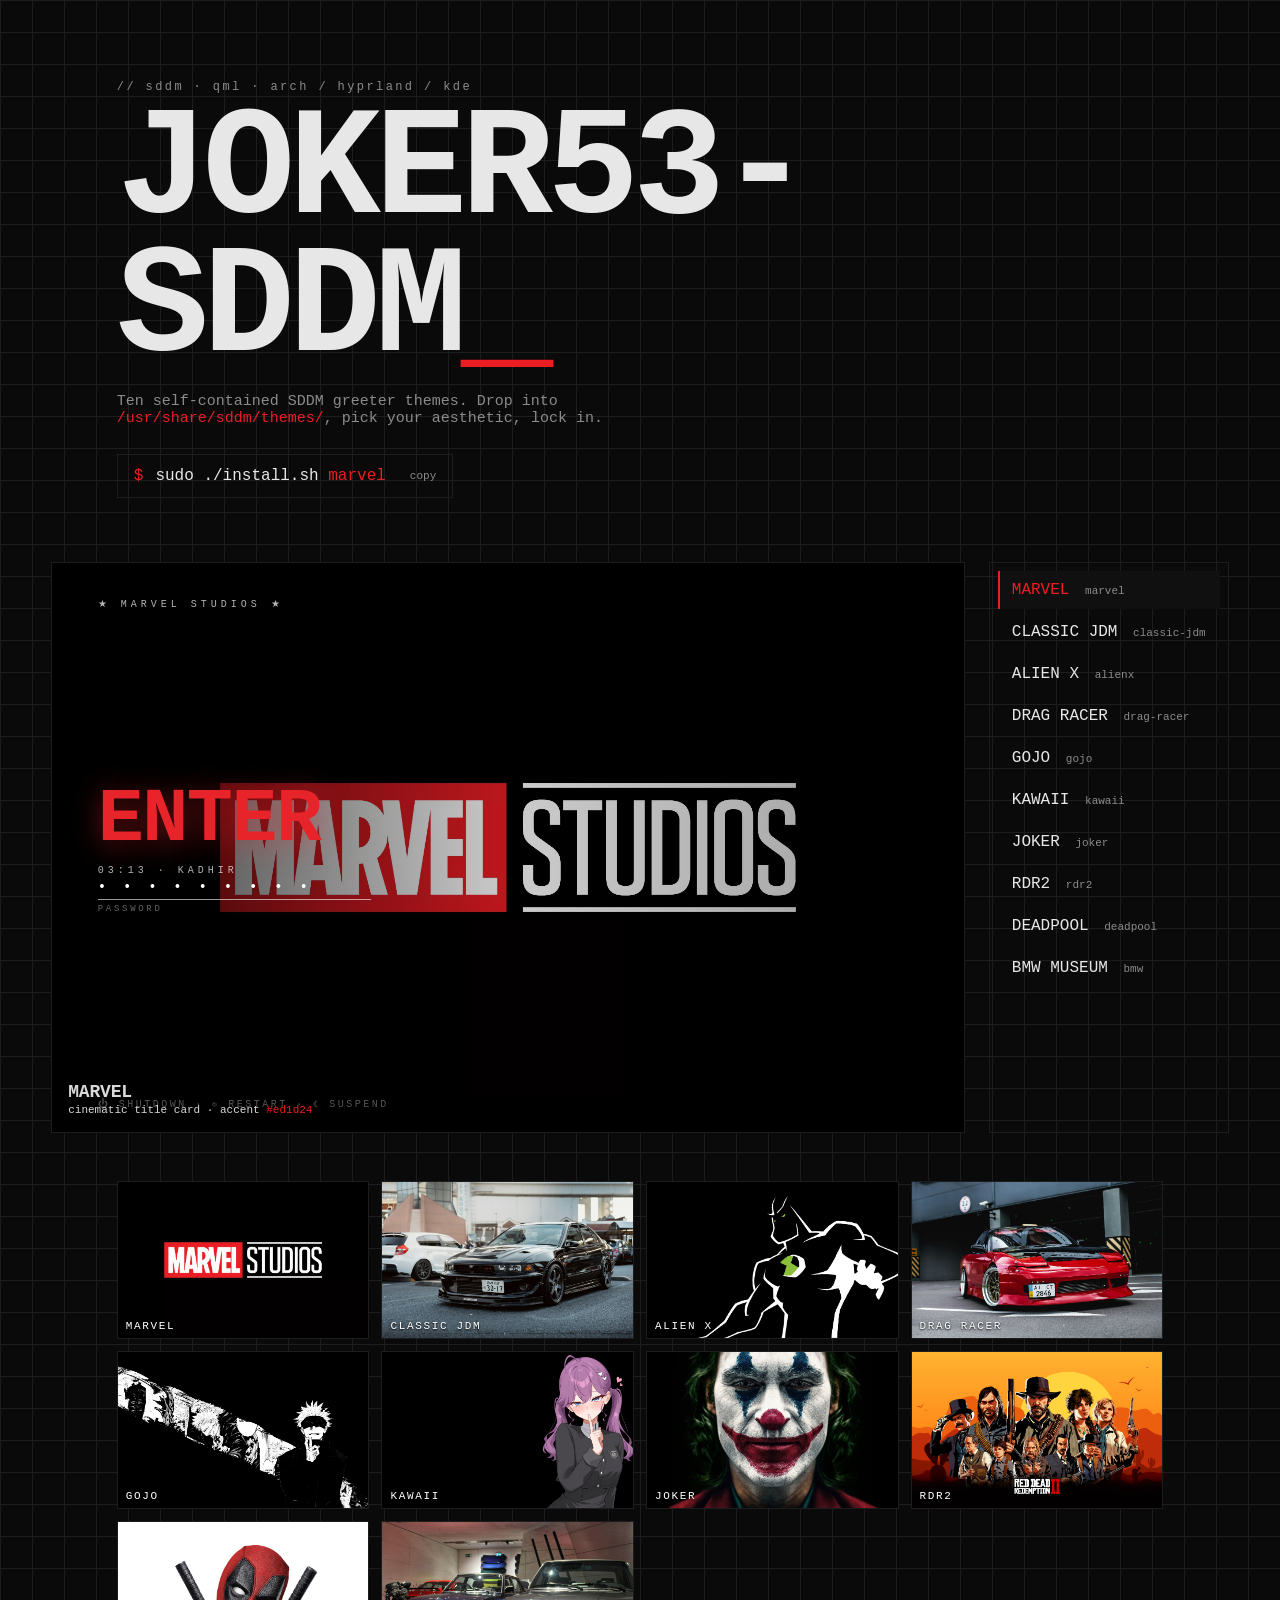
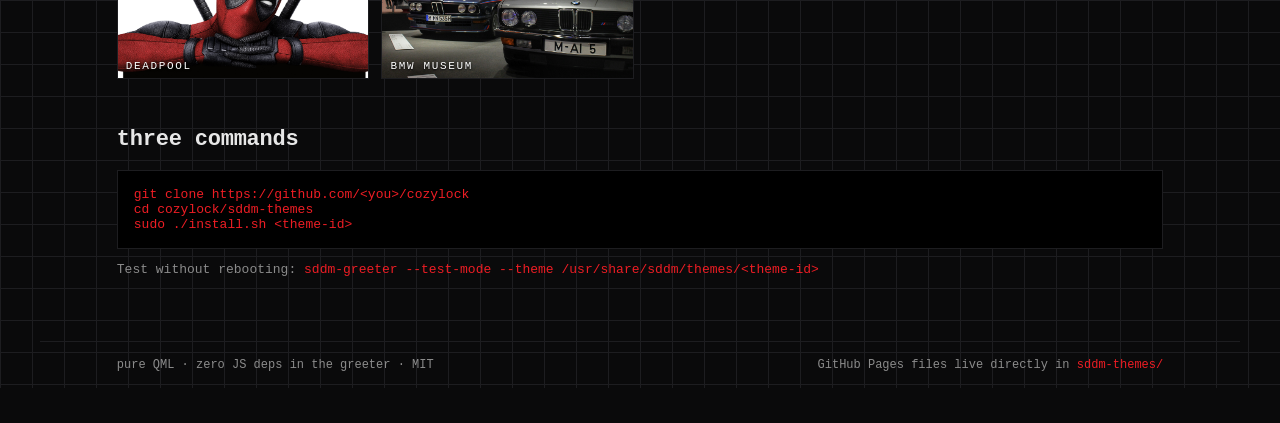
<file: index.html>
<!doctype html>
<html lang="en">
<head>
  <meta charset="utf-8" />
  <meta name="viewport" content="width=device-width,initial-scale=1" />
  <title>SDDM collections</title>
  <meta name="description" content="10 ricer-grade SDDM lockscreen themes — pure QML, no JS deps." />
  <link rel="stylesheet" href="./styles.css?v=20260626-greeter-layouts" />
</head>
<body>
  <header class="hero">
    <div class="tag">// sddm · qml · arch / hyprland / kde</div>
    <h1>JOKER53-SDDM<span class="cursor">_</span></h1>
    <p class="lede">
      Ten self-contained SDDM greeter themes. Drop into
      <code>/usr/share/sddm/themes/</code>, pick your aesthetic, lock in.
    </p>
    <div class="cmd" id="installCmd" title="click to copy">
      <span class="prompt">$</span>
      <span class="cmd-text">sudo ./install.sh <em id="activeId">marvel</em></span>
      <span class="copy">copy</span>
    </div>
  </header>

  <section class="stage">
    <div class="preview" id="preview"></div>
    <aside class="picker" id="picker"></aside>
  </section>

  <section class="grid" id="grid"></section>

  <section class="setup">
    <h2>three commands</h2>
    <pre><code>git clone https://github.com/&lt;you&gt;/cozylock
cd cozylock/sddm-themes
sudo ./install.sh &lt;theme-id&gt;</code></pre>
    <p class="muted">
      Test without rebooting: <code>sddm-greeter --test-mode --theme /usr/share/sddm/themes/&lt;theme-id&gt;</code>
    </p>
  </section>

  <footer>
    <span>pure QML · zero JS deps in the greeter · MIT</span>
    <span>GitHub Pages files live directly in <code>sddm-themes/</code></span>
  </footer>

  <script src="./script.js?v=20260626-greeter-layouts"></script>
</body>
</html>
</file>
<file: styles.css>
:root {
  --bg: #0a0a0b;
  --fg: #e7e7e7;
  --mute: #8b8b8b;
  --line: #1d1d20;
  --accent: #7cf07c;
}
* { box-sizing: border-box; }
html, body { margin: 0; background: var(--bg); color: var(--fg);
  font-family: ui-monospace, "JetBrains Mono", Menlo, monospace; }
body {
  background-image:
    linear-gradient(var(--line) 1px, transparent 1px),
    linear-gradient(90deg, var(--line) 1px, transparent 1px);
  background-size: 32px 32px;
}
a { color: var(--accent); }
code { color: var(--accent); }

.hero { padding: 80px 6vw 32px; max-width: 1200px; margin: 0 auto; }
.tag { color: var(--mute); font-size: 12px; letter-spacing: .2em; }
h1 { font-size: clamp(60px, 12vw, 160px); margin: 8px 0 0; line-height: .9; letter-spacing: -.04em; }
.cursor { color: var(--accent); animation: blink 1s steps(2) infinite; }
@keyframes blink { 50% { opacity: 0 } }
.lede { color: var(--mute); max-width: 560px; font-size: 15px; }
.cmd { display: inline-flex; gap: 12px; align-items: center; border: 1px solid var(--line); padding: 12px 16px; cursor: pointer; user-select: none; margin-top: 12px; }
.cmd:hover { border-color: var(--accent); }
.cmd .prompt { color: var(--accent); }
.cmd em { font-style: normal; color: var(--accent); }
.cmd .copy { color: var(--mute); font-size: 11px; margin-left: 12px; }

.stage { display: grid; grid-template-columns: 1fr 240px; gap: 24px; max-width: 1600px; margin: 32px auto; padding: 0 4vw; }
@media (max-width: 880px) { .stage { grid-template-columns: 1fr; } }

.preview { position: relative; aspect-ratio: 16/10; border: 1px solid var(--line); background: #000 center/cover no-repeat; overflow: hidden; color: #fff; font-family: ui-monospace, "JetBrains Mono", monospace; }
.preview .chrome { position: absolute; left: 0; right: 0; bottom: 0; z-index: 10; padding: 16px; background: linear-gradient(180deg, transparent, rgba(0,0,0,.7)); }
.preview .meta { font-size: 11px; color: rgba(255,255,255,.85); }
.preview .meta strong { display: block; font-size: 18px; letter-spacing: -.01em; margin-bottom: 2px; }

/* shared greeter atoms */
.gm-overlay { position:absolute; inset:0; z-index:1; }
.gm-tag { position:absolute; z-index:2; font-size:10px; letter-spacing:.4em; color:rgba(255,255,255,.7); }
.gm-mini { font-size:10px; letter-spacing:.25em; opacity:.7; }
.gm-small { font-size:9px; letter-spacing:.3em; color:rgba(255,255,255,.4); margin-top:4px; }
.gm-power { position:absolute; z-index:3; font-size:10px; letter-spacing:.25em; color:rgba(255,255,255,.55); text-transform:uppercase; }

/* MARVEL */
.gm-marvel-col { position:absolute; left:5%; top:50%; transform:translateY(-50%); width:30%; z-index:3; }
.gm-marvel-enter { color:#e62429; font-weight:900; font-size:clamp(40px,6vw,96px); line-height:1; letter-spacing:-.02em; text-shadow:0 4px 30px rgba(230,36,41,.5); }
.gm-dots-line { margin-top:20px; border-bottom:1px solid rgba(255,255,255,.6); padding-bottom:4px; font-size:14px; letter-spacing:.3em; color:#fff; }

/* JDM */
.gm-jdm { position:absolute; left:0; right:0; bottom:0; padding:0 4% 3%; z-index:3; color:#ffb020; font-family:monospace; }
.gm-jdm-row { display:flex; align-items:flex-end; justify-content:space-between; gap:16px; border-top:2px solid rgba(255,176,32,.7); padding-top:12px; }
.gm-jdm-clock { font-size:clamp(28px,4vw,46px); font-weight:900; line-height:1; }
.gm-jdm-mid { display:flex; flex-direction:column; align-items:center; }
.gm-jdm-input { margin-top:4px; border:1px solid rgba(255,176,32,.7); background:rgba(0,0,0,.6); padding:6px 12px; letter-spacing:.4em; font-size:12px; }
.gm-jdm-right { text-align:right; font-size:10px; letter-spacing:.25em; }

/* ALIEN X */
.gm-scanlines { position:absolute; inset:0; z-index:2; pointer-events:none; opacity:.2;
  background:repeating-linear-gradient(0deg,transparent 0,transparent 2px,#39ff7a 2px,#39ff7a 3px); }
.gm-alien { position:absolute; inset:0; z-index:3; display:flex; flex-direction:column; justify-content:space-between; padding:3%; color:#39ff7a; font-family:monospace; font-size:12px; }
.gm-alien-top { display:flex; justify-content:space-between; letter-spacing:.3em; }
.gm-alien-body { max-width:45%; line-height:1.6; }
.gm-alien-input { margin-top:14px; border:1px solid #39ff7a; padding:6px 12px; letter-spacing:.5em; display:inline-block; }
.gm-alien-keys { margin-top:10px; font-size:10px; opacity:.8; }

/* DRAG */
.gm-drag-clock { position:absolute; left:4%; top:6%; z-index:3; font-style:italic; font-weight:900; color:#fff; text-shadow:0 4px 20px rgba(0,0,0,.8); }
.gm-drag-lap { font-style:normal; font-size:10px; letter-spacing:.3em; color:#ff2e63; }
.gm-drag-time { font-size:clamp(48px,8vw,96px); line-height:1; }
.gm-drag-sec { font-size:clamp(28px,5vw,56px); line-height:1; color:#ff2e63; }
.gm-drag-login { position:absolute; right:4%; bottom:6%; z-index:3; display:flex; align-items:center; gap:12px; }
.gm-drag-pill { border:1px solid rgba(255,255,255,.3); background:rgba(0,0,0,.6); border-radius:999px; padding:10px 20px; backdrop-filter:blur(6px); }
.gm-drag-dots { margin-top:2px; font-family:monospace; letter-spacing:.4em; }
.gm-drag-go { border:none; border-radius:999px; padding:14px 24px; font-weight:900; font-style:italic; color:#fff; background:#ff2e63; box-shadow:0 8px 30px rgba(255,46,99,.6); cursor:pointer; }

/* GOJO */
.gm-gojo-divider { position:absolute; top:8%; bottom:8%; left:32%; width:1px; background:rgba(255,255,255,.4); z-index:2; }
.gm-gojo { position:absolute; left:4%; top:50%; transform:translateY(-50%); width:26%; z-index:3; color:#fff; }
.gm-gojo-clock { font-family:Georgia,serif; font-size:48px; font-weight:300; line-height:1; margin-top:12px; }
.gm-gojo-user { font-family:Georgia,serif; font-size:20px; }
.gm-gojo-input { margin-top:16px; border-bottom:1px solid rgba(255,255,255,.4); padding-bottom:4px; font-family:monospace; letter-spacing:.5em; }
.gm-gojo-foot { margin-top:40px; display:flex; justify-content:space-between; font-size:9px; letter-spacing:.3em; color:rgba(255,255,255,.4); }

/* KAWAII */
.gm-heart { position:absolute; color:rgba(244,114,182,.7); z-index:2; }
.gm-kawaii { position:absolute; bottom:5%; left:4%; width:34%; border-radius:24px; border:2px solid rgba(244,114,182,.6); background:rgba(255,255,255,.88); padding:14px; backdrop-filter:blur(8px); box-shadow:0 20px 40px rgba(0,0,0,.3); z-index:3; }
.gm-kawaii-head { display:flex; align-items:center; gap:10px; }
.gm-kawaii-avatar { width:36px; height:36px; border-radius:50%; background:#f9a8d4; display:flex; align-items:center; justify-content:center; font-size:18px; }
.gm-kawaii-clock { margin-left:auto; color:#be185d; font-weight:700; font-family:"Comic Sans MS",cursive; }
.gm-kawaii-input { margin-top:10px; border:1px solid #f9a8d4; background:#fff; border-radius:999px; padding:6px 12px; font-size:12px; color:#f472b6; }
.gm-kawaii-row { margin-top:8px; display:flex; align-items:center; justify-content:space-between; }
.gm-kawaii-btn { border:none; border-radius:999px; background:#f472b6; color:#fff; font-weight:700; padding:6px 14px; font-size:11px; cursor:pointer; }

/* JOKER */
.gm-joker { position:absolute; right:0; top:0; height:100%; width:34%; display:flex; flex-direction:column; justify-content:space-between; border-left:1px solid rgba(124,255,95,.3); background:rgba(0,0,0,.6); backdrop-filter:blur(8px); padding:24px; z-index:3; color:#fff; }
.gm-joker-ha { font-size:10px; letter-spacing:.5em; color:#e6294a; }
.gm-joker-q { margin-top:4px; font-family:Georgia,serif; font-size:22px; font-style:italic; }
.gm-joker-clock { font-family:Georgia,serif; font-size:44px; }
.gm-joker-user { font-family:Georgia,serif; font-size:20px; font-style:italic; color:#7cff5f; }
.gm-joker-input { margin-top:8px; border-bottom:1px solid #e6294a; padding-bottom:4px; font-family:monospace; letter-spacing:.5em; }
.gm-joker-foot { display:flex; justify-content:space-between; font-size:10px; letter-spacing:.25em; color:rgba(255,255,255,.5); }

/* RDR2 */
.gm-rdr2-clock { position:absolute; right:4%; top:5%; z-index:3; border:2px solid rgba(245,230,200,.8); background:rgba(0,0,0,.5); padding:6px 14px; text-align:center; color:#f5e6c8; }
.gm-rdr2-card { position:absolute; left:4%; top:50%; transform:translateY(-50%); width:34%; border:4px solid rgba(120,53,15,.8); background:#e9d6a8; color:#451a03; padding:14px 18px; font-family:Georgia,serif; box-shadow:0 20px 40px rgba(0,0,0,.4); z-index:3; }
.gm-rdr2-title { text-align:center; font-size:28px; font-weight:900; letter-spacing:.3em; margin-top:4px; }
.gm-rdr2-input { margin-top:8px; padding:6px 0; border-top:2px solid rgba(120,53,15,.6); border-bottom:2px solid rgba(120,53,15,.6); text-align:center; font-family:monospace; letter-spacing:.5em; }
.gm-rdr2-foot { margin-top:8px; display:flex; justify-content:space-between; font-size:9px; letter-spacing:.3em; opacity:.7; }

/* DEADPOOL */
.gm-dp { position:absolute; left:4%; top:8%; width:42%; z-index:3; color:#fff; }
.gm-dp-title { margin-top:10px; font-size:clamp(22px,3vw,40px); font-weight:900; line-height:1.1; }
.gm-dp-sub { margin-top:8px; font-size:12px; color:rgba(255,255,255,.65); }
.gm-dp-user { display:inline-flex; align-items:center; gap:6px; margin-top:16px; border:1px solid rgba(255,255,255,.2); background:rgba(0,0,0,.6); border-radius:999px; padding:5px 14px; font-size:11px; color:rgba(255,255,255,.85); }
.gm-dp-input { margin-top:8px; display:flex; align-items:center; justify-content:space-between; width:85%; background:#d62828; border-radius:999px; padding:10px 18px; font-size:13px; box-shadow:0 10px 30px rgba(214,40,40,.5); }

/* BMW */
.gm-bmw-stripes { position:absolute; inset:0 auto 0 0; display:flex; z-index:2; }
.gm-bmw-stripes i { display:block; width:6px; height:100%; }
.gm-bmw-tag { position:absolute; left:5%; top:6%; z-index:3; color:#fff; font-size:11px; letter-spacing:.4em; }
.gm-bmw { position:absolute; left:5%; top:50%; transform:translateY(-50%); width:34%; z-index:3; color:#fff; }
.gm-bmw-user { margin-top:4px; font-size:34px; font-weight:700; }
.gm-bmw-line { margin-top:14px; height:1px; background:#1c69d4; }
.gm-bmw-input { margin-top:12px; display:flex; align-items:center; justify-content:space-between; border-bottom:2px solid #e22718; padding-bottom:8px; }
.gm-bmw-row { margin-top:18px; display:flex; align-items:center; gap:12px; }
.gm-bmw-start { border:none; background:#1c69d4; color:#fff; font-weight:700; letter-spacing:.4em; padding:8px 18px; font-size:11px; cursor:pointer; }
.gm-bmw-session { border:1px solid rgba(255,255,255,.3); background:transparent; color:rgba(255,255,255,.6); padding:8px 14px; font-size:10px; letter-spacing:.3em; cursor:pointer; }
.gm-bmw-clock { margin-left:auto; font-family:monospace; font-size:22px; color:rgba(255,255,255,.8); }

/* picker / grid / footer */
.picker { display: flex; flex-direction: column; gap: 4px; border: 1px solid var(--line); padding: 8px; }
.picker button { text-align: left; background: transparent; color: var(--fg); border: none; padding: 10px 12px; font: inherit; cursor: pointer; border-left: 2px solid transparent; }
.picker button:hover { background: #111; }
.picker button.active { background: #101010; border-left-color: var(--accent); color: var(--accent); }
.picker .pid { color: var(--mute); font-size: 11px; margin-left: 6px; }

.grid { display: grid; grid-template-columns: repeat(auto-fill, minmax(220px, 1fr)); gap: 12px; max-width: 1200px; margin: 48px auto; padding: 0 6vw; }
.card { position: relative; aspect-ratio: 16/10; border: 1px solid var(--line); background: #000 center/cover no-repeat; cursor: pointer; overflow: hidden; }
.card::after { content: attr(data-name); position: absolute; left: 8px; bottom: 6px; color: #fff; font-size: 11px; letter-spacing: .15em; text-shadow: 0 1px 2px #000; }
.card:hover { outline: 1px solid var(--accent); }

.setup { max-width: 1200px; margin: 48px auto; padding: 0 6vw; }
.setup h2 { font-size: 22px; letter-spacing: -.01em; }
.setup pre { background: #000; border: 1px solid var(--line); padding: 16px; overflow-x: auto; color: var(--accent); }
.muted { color: var(--mute); font-size: 13px; }

footer { max-width: 1200px; margin: 64px auto 32px; padding: 16px 6vw; display: flex; justify-content: space-between; flex-wrap: wrap; gap: 8px; color: var(--mute); font-size: 12px; border-top: 1px solid var(--line); }
</file>
